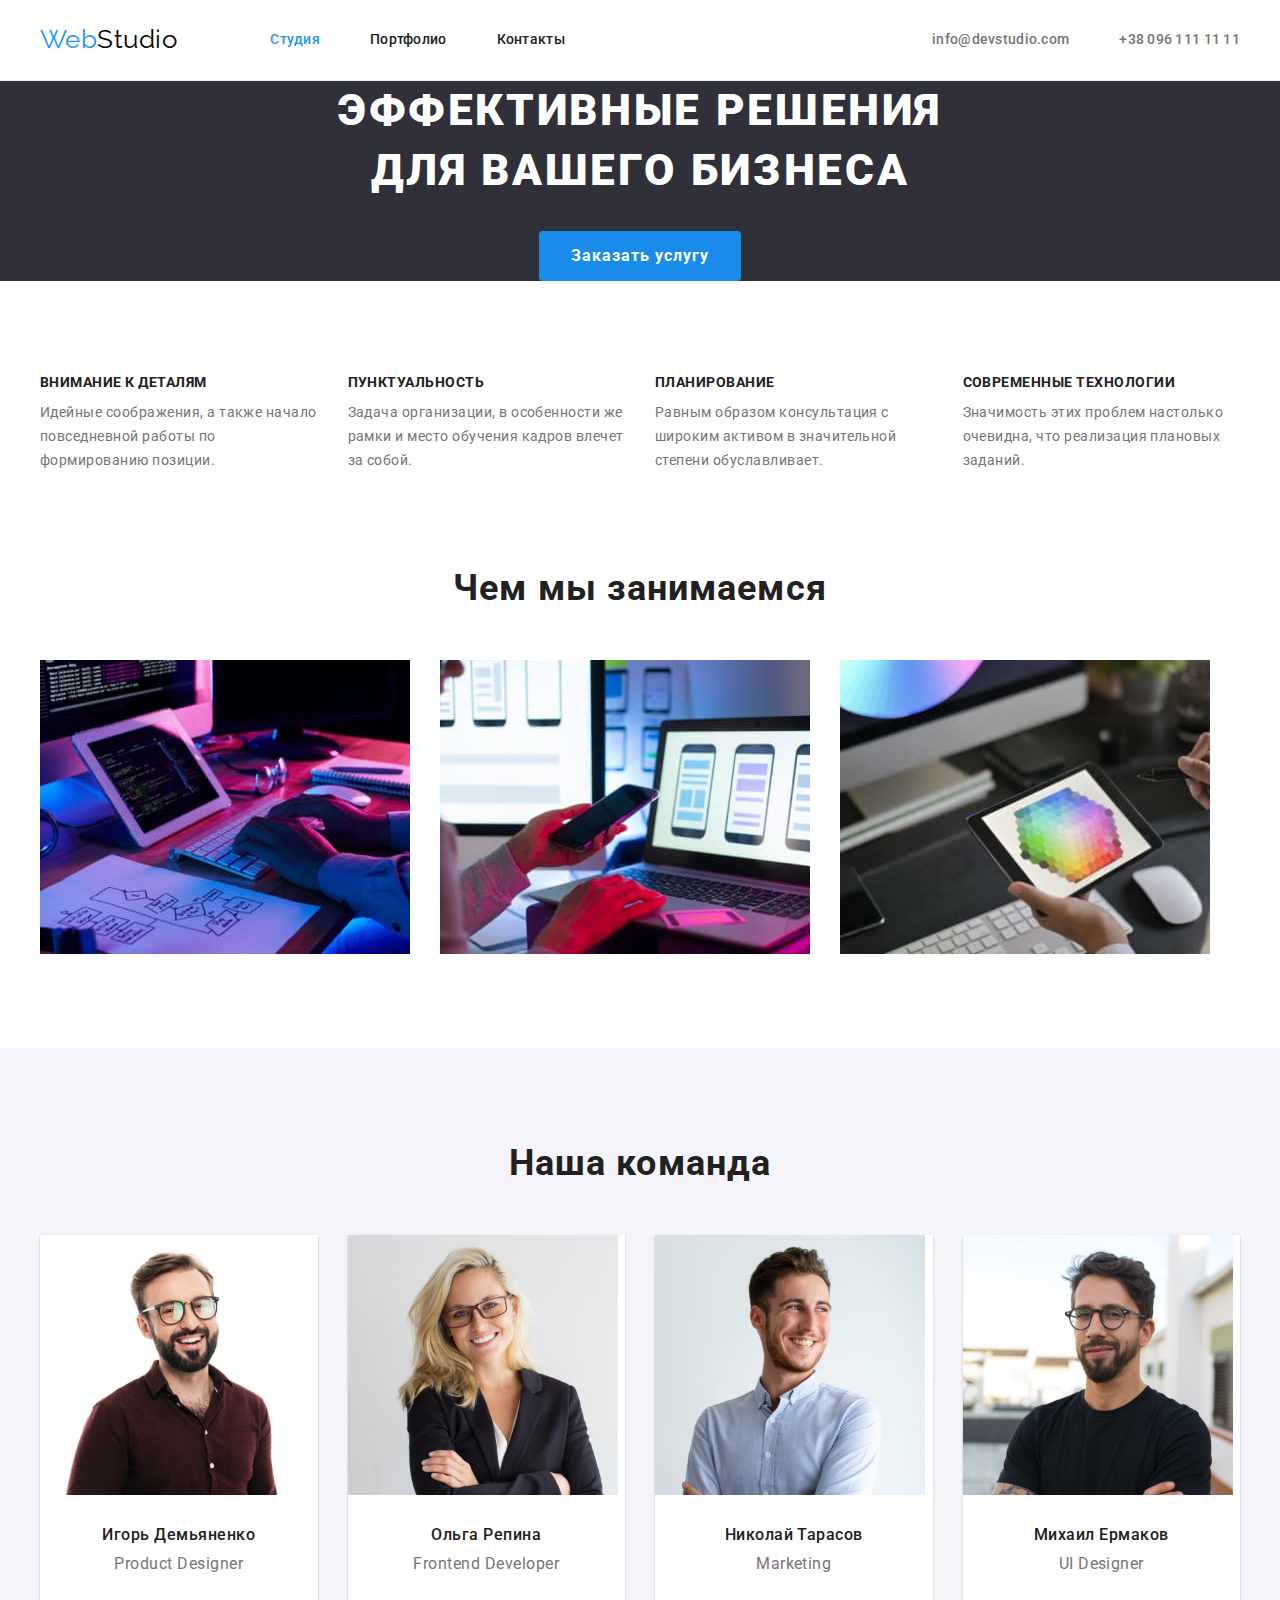
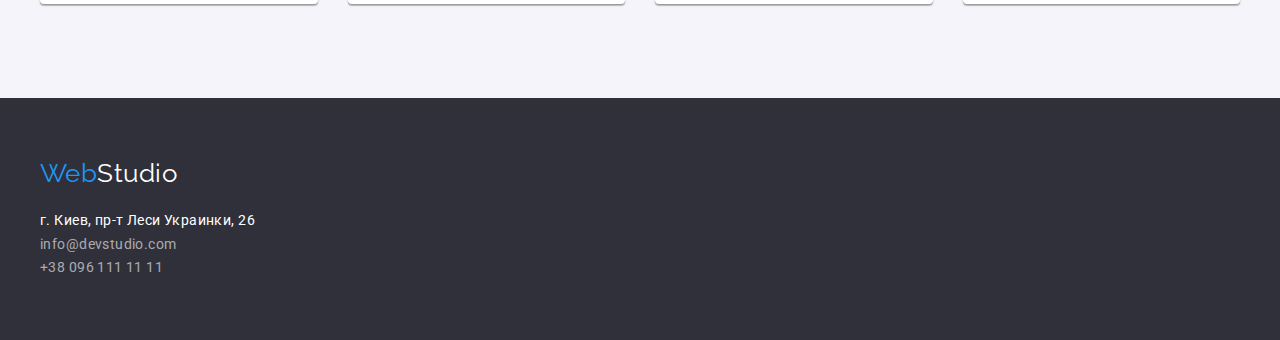
<file: index.html>
<!DOCTYPE html>
  <html lang="ru">
  <head>
    <meta charset="UTF-8">
    <meta http-equiv="X-UA-Compatible" content="IE=edge">
    <meta name="viewport" content="width=device-width, initial-scale=1.0">
    <title>Студия</title>
    <link rel="preconnect" href="https://fonts.googleapis.com">
    <link rel="preconnect" href="https://fonts.gstatic.com" crossorigin>
    <link href="https://fonts.googleapis.com/css2?family=Raleway:wght@700&family=Roboto:wght@400;500;700;900&display=swap"
      rel="stylesheet">
    <link rel="stylesheet" href="https://cdnjs.cloudflare.com/ajax/libs/modern-normalize/1.1.0/modern-normalize.min.css"
      integrity="sha512-wpPYUAdjBVSE4KJnH1VR1HeZfpl1ub8YT/NKx4PuQ5NmX2tKuGu6U/JRp5y+Y8XG2tV+wKQpNHVUX03MfMFn9Q=="
      crossorigin="anonymous" referrerpolicy="no-referrer">
    <link rel="stylesheet" href="./css/reset.css">
    <link rel="stylesheet" href="./css/styles.css">
  </head>
  <body>
    <!-- Шапка сайта -->
    <header class="page-header">
      <div class="container header-container">
        <!-- Главная навигация -->
        <nav class="site-nav">
            <a class="logo" href="index.html" lang="en">Web<span class="logo-header-black">Studio</span></a>
          <ul class="main-nav">
            <li class="item"><a href="index.html" class="link current">Студия</a></li>
            <li class="item"><a href="portfolio.html" class="link">Портфолио</a></li>
            <li class="item"><a href="" class="link">Контакты</a></li>
          </ul>
        </nav>
        <!-- Контакты -->
        <ul class="contacts-nav">
          <li class="item"><a class="link" href="mailto:info@devstudio.com">info@devstudio.com</a></li>
          <li class="item"><a class="link" href="tel:+380961111111">+38 096 111 11 11</a></li>
        </ul>
      </div>
    </header>
    <!-- Уникальный контент страницы -->
    <main>
      <!-- Блок герой -->
      <section class="hero">
        <h1 class="hero-title">Эффективные решения для вашего бизнеса</h1>
        <button class="hero-btn btn" type="button">Заказать услугу</button>
      </section>
      <!-- Наши преимущества -->
      <section class="section">
        <div class="container">
          <!-- Скрыть этот заголовок с помощью css -->
          <h2 class="section-title hiden">Наши преимущества</h2>
          <ul class="feature-list">
            <li class="item">
              <h3 class="title">Внимание к деталям</h3>
              <p class="text">Идейные соображения, а также начало повседневной работы по формированию позиции.</p>
            </li>
            <li class="item">
              <h3 class="title">Пунктуальность</h3>
              <p class="text">Задача организации, в особенности же рамки и место обучения кадров влечет за собой.</p>
            </li>
            <li class="item">
              <h3 class="title">Планирование</h3>
              <p class="text">Равным образом консультация с широким активом в значительной степени обуславливает.</p>
            </li>
            <li class="item">
              <h3 class="title">Современные технологии</h3>
              <p class="text">Значимость этих проблем настолько очевидна, что реализация плановых заданий.</p>
            </li>
          </ul>
        </div>
          </section>
          <!-- Чем мы занимаемся -->
          <section class="section no-padding-top">
            <div class="container">
              <h2 class="section-title">Чем мы занимаемся</h2>
              <ul class="gallery-list">
                <li class="item"><img src="./images/website.jpg" alt="Десктопные приложения" width="370" /></li>
                <li class="item"><img src="./images/mobile.jpg" alt="Мобильные приложения" width="370" /></li>
                <li class="item"><img src="./images/design.jpg" alt="Дизайнерские решения" width="370" /></li>
              </ul>
            </div>
          </section>
          <!-- Наша команда -->
          <section class="section team">
            <div class="container">
              <h2 class="section-title">Наша команда</h2>
              <ul class="team-list">
                <li class="item">
                  <img class="photo" src="./images/product-designer.jpg" alt="Product Designer" width="270">
                  <div class="team-employee">
                    <h3 class="member">Игорь Демьяненко</h3>
                    <p class="position" lang="en">Product Designer</p>
                  </div>
                </li>
                <li class="item">
                  <img class="photo" src="./images/frontent-developer.jpg" alt="Frontend Developer" width="270">
                  <div class="team-employee">
                    <h3 class="member">Ольга Репина</h3>
                    <p class="position" lang="en">Frontend Developer</p>
                  </div>
                </li>
                <li class="item">
                  <img class="photo" src="./images/marketing.jpg" alt="Marketing" width="270">
                  <div class="team-employee">
                    <h3 class="member">Николай Тарасов</h3>
                    <p class="position" lang="en">Marketing</p>
                  </div>
                </li>
                <li class="item">
                  <img class="photo" src="./images/ui-designer.jpg" alt="UI Designer" width="270">
                  <div class="team-employee">
                    <h3 class="member">Михаил Ермаков</h3>
                    <p class="position" lang="en">UI Designer</p>
                  </div>
                </li>
              </ul>
            </div>
      </section>
    </main>
    <footer class="footer">
      <div class="container">
        <a class="logo logo-footer" href="index.html" lang="en">Web<span class="logo-footer-white">Studio</span></a>
        <address>
          <ul class="contacts-footer">
            <li><a class="link"
                href="https://www.google.com.ua/maps/place/%D0%B1%D1%83%D0%BB.+%D0%9B%D0%B5%D1%81%D0%B8+%D0%A3%D0%BA%D1%80%D0%B0%D0%B8%D0%BD%D0%BA%D0%B8,+26,+%D0%9A%D0%B8%D0%B5%D0%B2,+02000/@50.4265841,30.5361971,17z/data=!3m1!4b1!4m5!3m4!1s0x40d4cf0e033ecbe9:0x57a4dffefec77da0!8m2!3d50.4265807!4d30.5383858?hl=ru"><span
                  class="address">г. Киев, пр-т Леси Украинки, 26</span></a>
            </li>
            <li><a class="link" href="mailto:info@devstudio.com">info@devstudio.com</a>
            </li>
            <li><a class="link" href="tel:+380961111111">+38 096 111 11 11</a>
            </li>
          </ul>
        </address>
      </div>
    </footer>
  </body>
  </html>
</file>
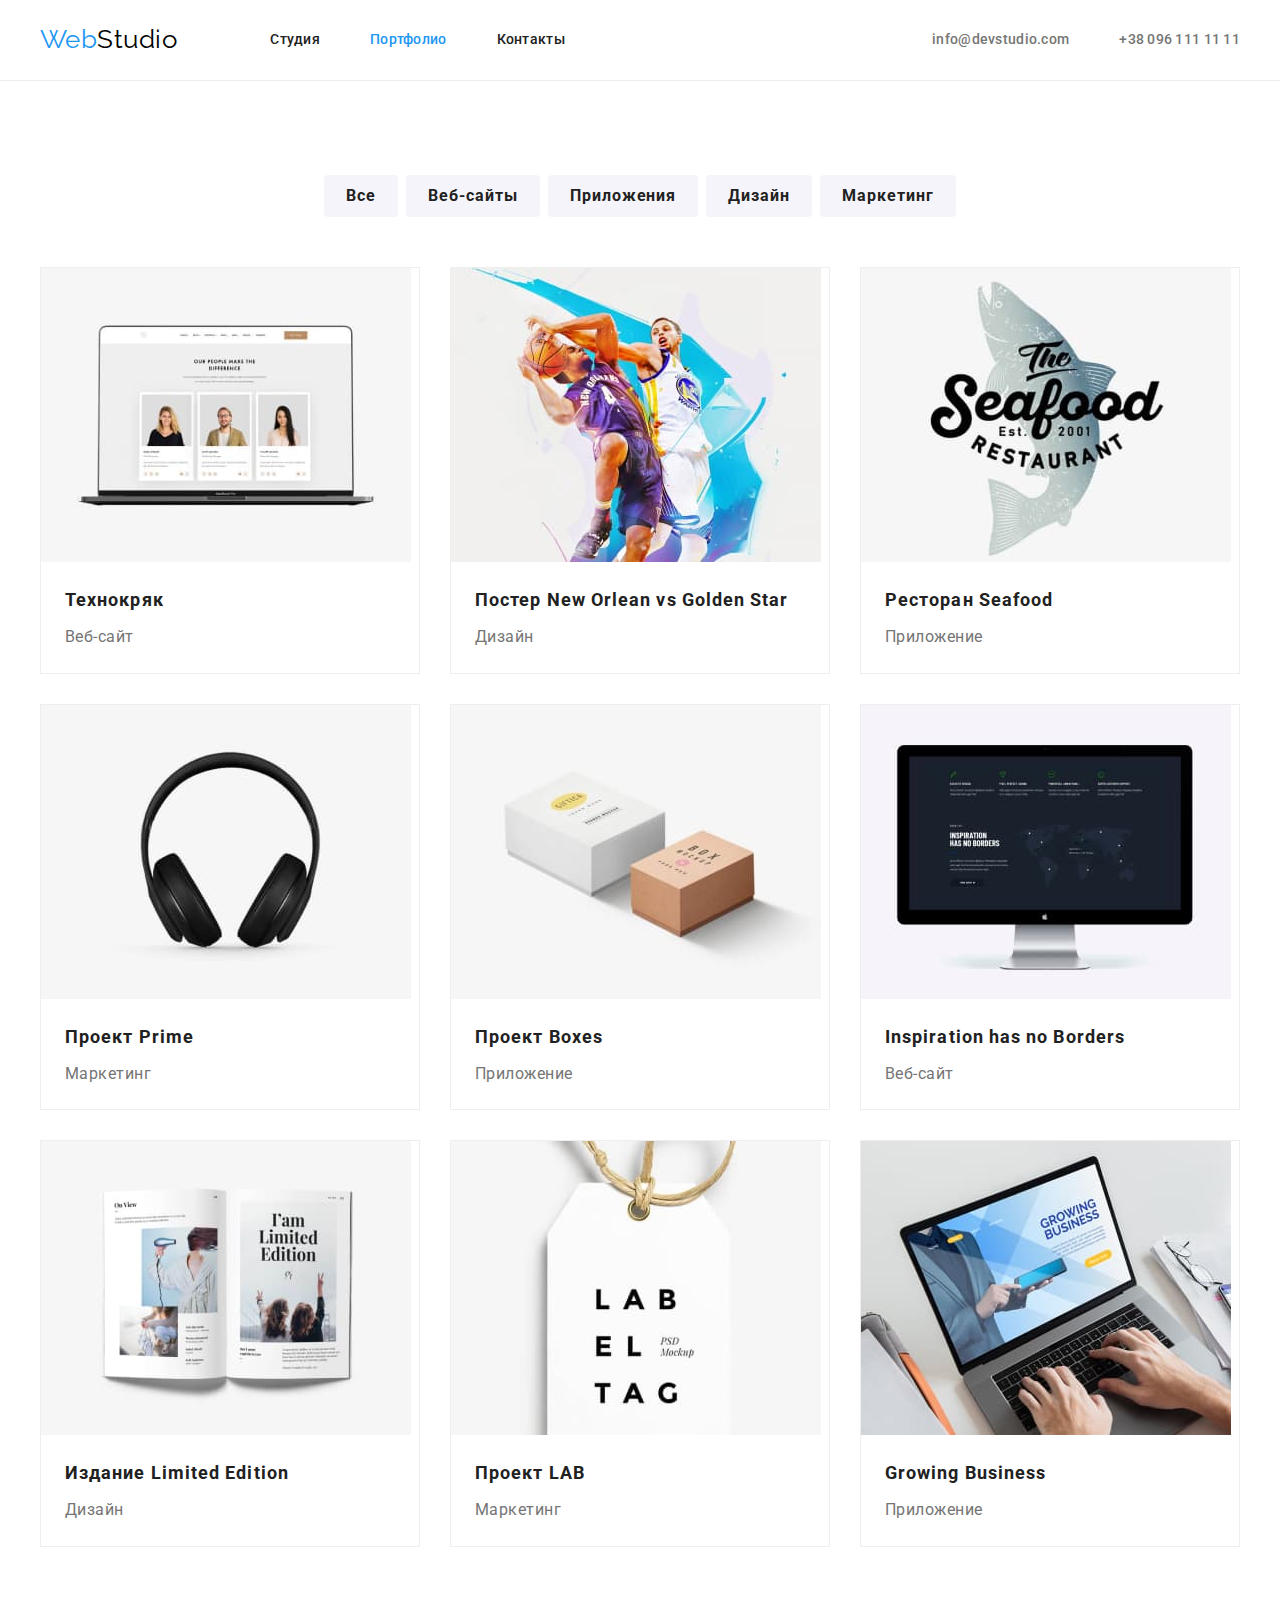
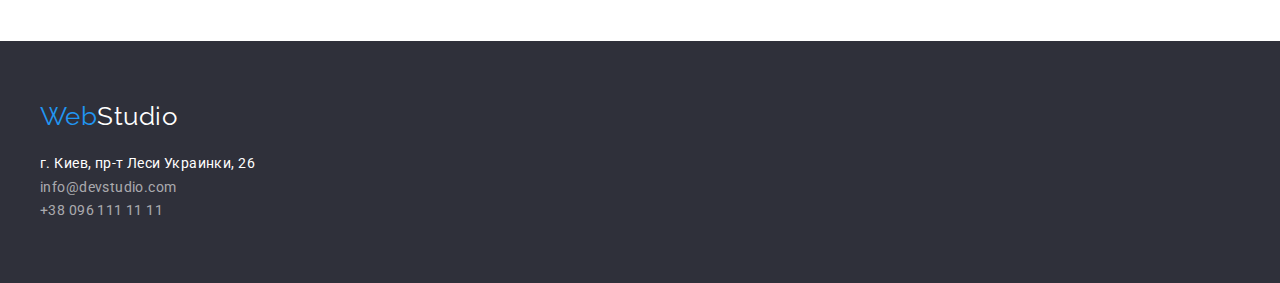
<file: portfolio.html>
<!DOCTYPE html>
<html lang="ru">
<head>
  <meta charset="UTF-8">
  <meta http-equiv="X-UA-Compatible" content="IE=edge">
  <meta name="viewport" content="width=device-width, initial-scale=1.0">
  <title>Портфолио</title>
  <link rel="preconnect" href="https://fonts.googleapis.com">
  <link rel="preconnect" href="https://fonts.gstatic.com" crossorigin>
  <link href="https://fonts.googleapis.com/css2?family=Raleway:wght@700&family=Roboto:wght@400;500;700;900&display=swap"
    rel="stylesheet">
  <link rel="stylesheet" href="https://cdnjs.cloudflare.com/ajax/libs/modern-normalize/1.1.0/modern-normalize.min.css"
    integrity="sha512-wpPYUAdjBVSE4KJnH1VR1HeZfpl1ub8YT/NKx4PuQ5NmX2tKuGu6U/JRp5y+Y8XG2tV+wKQpNHVUX03MfMFn9Q=="
    crossorigin="anonymous" referrerpolicy="no-referrer">
  <link rel="stylesheet" href="./css/reset.css">
  <link rel="stylesheet" href="./css/styles.css">
</head>
<body>
  <!-- Шапка сайта -->
    <header class="page-header">
      <div class="container header-container">
        <!-- Главная навигация -->
        <nav class="site-nav">
          <a class="logo" href="index.html" lang="en">Web<span class="logo-header-black">Studio</span></a>
          <ul class="main-nav">
            <li class="item"><a href="index.html" class="link">Студия</a></li>
            <li class="item"><a href="portfolio.html" class="link current">Портфолио</a></li>
            <li class="item"><a href="" class="link">Контакты</a></li>
          </ul>
        </nav>
        <!-- Контакты -->
        <ul class="contacts-nav">
          <li class="item"><a class="link" href="mailto:info@devstudio.com">info@devstudio.com</a></li>
          <li class="item"><a class="link" href="tel:+380961111111">+38 096 111 11 11</a></li>
        </ul>
      </div>
    </header>
  <!-- Уникальный контент страницы -->
  <main>
    <!-- Портфолио -->
    <section class="section">
      <div class="container">
        <!-- Скрыть этот заголовок с помощью css -->
        <h1 class="section-title hiden">Портфолио</h1>
        <!-- Фильтр кнопки -->
        <div class="filter-list">
          <button class="filter-btn btn" type="button">Все</button>
          <button class="filter-btn btn" type="button">Веб-сайты</button>
          <button class="filter-btn btn" type="button">Приложения</button>
          <button class="filter-btn btn" type="button">Дизайн</button>
          <button class="filter-btn btn" type="button">Маркетинг</button>
        </div>
        <!-- Проекты -->
        <ul class="projects">
          <li class="item">
            <article class="card">
              <a href="">
                <div class="card-thumb">
                  <img class="projects-photo" src="./images/img1.jpg" alt="Веб-сайт Технокряк" width="370" height="294">
                </div>
                <div class="card-content">
                  <h2 class="card-title">Технокряк</h2>
                  <p class="card-filter">Веб-сайт</p>
                </div>
              </a>
            </article>
          </li>
          <li class="item">
            <article class="card">
              <a href="">
                <div class="card-thumb">
                  <img class="projects-photo" src="./images/img2.jpg" alt="Дизайн постера" width="370" height="294">
                </div>
                <div class="card-content">
              <h2 class="card-title">Постер <span lang="en">New Orlean vs Golden Star</span></h2>
              <p class="card-filter">Дизайн</p>
                </div>
              </a>
            </article>
          </li>
          <li class="item">
            <article class="card">
              <a href="">
                <div class="card-thumb">
                  <img class="projects-photo" src="./images/img3.jpg" alt="Приложение для ресторана" width="370" height="294">
                </div>
                <div class="card-content">
                  <h2 class="card-title">Ресторан <span lang="en">Seafood</span></h2>
                  <p class="card-filter">Приложение</p>
                </div>
              </a>
            </article>
          </li>
          <li class="item">
            <article class="card">
              <a href="">
                <div class="card-thumb">
                  <img class="projects-photo" src="./images/img4.jpg" alt="Продвижение проекта" width="370" height="294">
                </div>
                <div class="card-content">
                  <h2 class="card-title">Проект <span lang="en">Prime</span></h2>
                  <p class="card-filter">Маркетинг</p>
                </div>
              </a>
            </article>
          </li>
          <li class="item">
            <article class="card">
              <a href="">
                <div class="card-thumb">
                  <img class="projects-photo" src="./images/img5.jpg" alt="Разработка приложения" width="370" height="294">
                </div>
                <div class="card-content">
                  <h2 class="card-title">Проект <span lang="en">Boxes</span></h2>
                  <p class="card-filter">Приложение</p>
                </div>
              </a>
            </article>
          </li>
          <li class="item">
            <article class="card">
              <a href="">
                <div class="card-thumb">
                  <img class="projects-photo" src="./images/img6.jpg" alt="Разработка веб-сайта" width="370" height="294">
                </div>
                <div class="card-content">
                  <h2 class="card-title" lang="en">Inspiration has no Borders</h2>
                  <p class="card-filter">Веб-сайт</p>
                </div>
              </a>
            </article>
          </li>
          <li class="item">
            <article class="card">
              <a href="">
                <div class="card-thumb">
                  <img class="projects-photo" src="./images/img7.jpg" alt="Дизайн журнала" width="370" height="294">
                </div>
                <div class="card-content">
                  <h2 class="card-title">Издание <span lang="en">Limited Edition</span></h2>
                  <p class="card-filter">Дизайн</p>
                </div>
              </a>
            </article>
          </li>
          <li class="item">
            <article class="card">
              <a href="">
                <div class="card-thumb">
                  <img class="projects-photo" src="./images/img8.jpg" alt="Продвижение проекта" width="370" height="294">
                </div>
                <div class="card-content">
                  <h2 class="card-title">Проект <span lang="en">LAB</span></h2>
                  <p class="card-filter">Маркетинг</p>
                </div>
              </a>
            </article>
          </li>
          <li class="item">
            <article class="card">
              <a href="">
                <div class="card-thumb">
                  <img class="projects-photo" src="./images/img9.jpg" alt="Разработка приложения" width="370" height="294">
                </div>
                <div class="card-content">
                  <h2 class="card-title" lang="en">Growing Business</h2>
                  <p class="card-filter">Приложение</p>
                </div>
              </a>
            </article>
          </li>
        </ul>
      </div>
    </section>
  </main>
  <!-- Футер -->
  <footer class="footer">
    <div class="container">
      <a class="logo logo-footer" href="index.html" lang="en">Web<span class="logo-footer-white">Studio</span></a>
      <address>
        <ul class="contacts-footer">
          <li><a class="link"
              href="https://www.google.com.ua/maps/place/%D0%B1%D1%83%D0%BB.+%D0%9B%D0%B5%D1%81%D0%B8+%D0%A3%D0%BA%D1%80%D0%B0%D0%B8%D0%BD%D0%BA%D0%B8,+26,+%D0%9A%D0%B8%D0%B5%D0%B2,+02000/@50.4265841,30.5361971,17z/data=!3m1!4b1!4m5!3m4!1s0x40d4cf0e033ecbe9:0x57a4dffefec77da0!8m2!3d50.4265807!4d30.5383858?hl=ru"><span
                class="address">г. Киев, пр-т Леси Украинки, 26</span></a>
          </li>
          <li><a class="link" href="mailto:info@devstudio.com">info@devstudio.com</a>
          </li>
          <li><a class="link" href="tel:+380961111111">+38 096 111 11 11</a>
          </li>
        </ul>
      </address>
    </div>
  </footer>
</body>
</html>
</file>
<file: css/styles.css>
:root {
  --primary-text-color: #757575;
  --title-text-color: #212121;
  --accent-color: #2196f3;
  --card-set-gap: 30px;
  --card-shadow: 0px 1px 3px rgba(0, 0, 0, 0.12), 0px 1px 1px rgba(0, 0, 0, 0.14),
    0px 2px 1px rgba(0, 0, 0, 0.2);
  --card-border: 1px solid #eeeeee;
}

body {
  background-color: #ffffff;
  color: var(--primary-text-color);
  font-family: Roboto, sans-serif;
  letter-spacing: 0.03em;
}

.container {
  width: 1200px;
  padding-left: 15px;
  padding-right: 15px;
  margin: 0 auto;
}

/* Шапка сайта */
.page-header {
  border-bottom: 1px solid #ececec;
}

.header-container {
  display: flex;
  align-items: center;
  justify-content: space-between;
}

.site-nav {
  display: flex;
  align-items: center;
}

/* Логотип */
.logo {
  color: var(--accent-color);
  font-family: Raleway, sans-serif;
  font-size: 26px;
  line-height: 1.2;
}

.logo-header-black {
  color: #000000;
}

/* Главная навигация */
.main-nav {
  display: flex;
  margin-left: 93px;
}

.main-nav .item:not(:last-child) {
  margin-right: 50px;
}

.main-nav .link {
  display: block;
  padding-top: 32px;
  padding-bottom: 32px;

  color: var(--title-text-color);
  font-weight: 500;
  font-size: 14px;
  line-height: 1.14;
  letter-spacing: 0.02em;
}

/* Контакты хедер*/
.contacts-nav {
  display: flex;
}

.contacts-nav .item:not(:last-child) {
  margin-right: 50px;
}

.contacts-nav .link {
  display: block;
  padding-top: 32px;
  padding-bottom: 32px;

  color: var(--primary-text-color);
  font-weight: 500;
  font-size: 14px;
  line-height: 1.14;
  letter-spacing: 0.02em;
}

.main-nav .link:hover,
.main-nav .link:focus,
.contacts-nav .link:hover,
.contacts-nav .link:focus {
  color: var(--accent-color);
}

.main-nav .link.current {
  color: var(--accent-color);
}

/* Блок герой, футер*/
.hero {
  background-color: #2f303a;
}

.hero {
  text-align: center;
}

.hero-title {
  margin-bottom: 30px;
  max-width: 696px;
  margin-left: auto;
  margin-right: auto;

  color: #ffffff;
  font-weight: 900;
  font-size: 44px;
  line-height: 1.36;
  letter-spacing: 0.06em;
  text-transform: uppercase;
}

/* Кнопка */
.btn {
  border-radius: 4px;

  font-family: inherit;
  font-weight: 700;
  font-size: 16px;
  line-height: 1.9;
  text-align: center;
  letter-spacing: 0.06em;
  cursor: pointer;
}

.hero-btn {
  padding: 10px 32px;
  min-width: 200px;

  background-color: #188ce8;
  color: #ffffff;
}

.btn:hover,
.btn:focus {
  background-color: var(--accent-color);
}

/* Секции */
.section {
  padding-top: 94px;
  padding-bottom: 94px;
}

.section.no-padding-top {
  padding-top: 0;
}

.section-title.hiden {
  display: none;
}

.section-title {
  margin-bottom: 50px;

  color: var(--title-text-color);
  font-size: 36px;
  line-height: 1.2;
  text-align: center;
  letter-spacing: 0.03em;
}

/* Преимущества */
.feature-list {
  display: flex;
  margin-top: calc(-1 * var(--card-set-gap));
  margin-left: calc(-1 * var(--card-set-gap));
}

.feature-list .item {
  margin-top: var(--card-set-gap);
  margin-left: var(--card-set-gap);
  flex-basis: calc(100% / 4 - var(--card-set-gap));
}

.feature-list .title {
  margin-bottom: 10px;

  color: var(--title-text-color);
  font-size: 14px;
  line-height: 1.14;
  text-transform: uppercase;
}

.feature-list .text {
  font-size: 14px;
  line-height: 1.71;
}

/* Чем мы занимаемся */
.gallery-list {
  display: flex;
  margin-top: calc(-1 * var(--card-set-gap));
  margin-left: calc(-1 * var(--card-set-gap));
}

.gallery-list .item {
  display: flex;
  margin-top: var(--card-set-gap);
  margin-left: var(--card-set-gap);
}

/* Наша команда */
.team-list {
  display: flex;
  margin-top: calc(-1 * var(--card-set-gap));
  margin-left: calc(-1 * var(--card-set-gap));
}

.team-list .item {
  margin-top: var(--card-set-gap);
  margin-left: var(--card-set-gap);
  flex-basis: calc(100% / 4 - var(--card-set-gap));
  border-radius: 0px 0px 4px 4px;

  background-color: #ffffff;
  box-shadow: var(--card-shadow);
}

.team {
  background-color: #f5f4fa;
}

.team-employee {
  padding: 30px 0;
  text-align: center;
}

.team .member {
  margin-bottom: 10px;

  color: var(--title-text-color);
  font-weight: 500;
  font-size: 16px;
  line-height: 1.2;
}

.team .position {
  font-size: 16px;
  line-height: 1.2;
}

/* Футер */
.footer {
  background-color: #2f303a;
}

.logo.logo-footer {
  display: block;
  padding-top: 60px;
  margin-bottom: 20px;
}

.logo-footer-white {
  color: #ffffff;
}

.contacts-footer {
  padding-bottom: 60px;
}

.contacts-footer .link:hover,
.contacts-footer .link:focus {
  color: var(--accent-color);
}

.contacts-footer .link,
.contacts-footer .address {
  display: block;

  color: rgba(255, 255, 255, 0.6);
  font-family: Roboto, sans-serif;
  font-style: normal;
  font-size: 14px;
  line-height: 1.7;
  letter-spacing: 0.03em;
}

.contacts-footer .address {
  color: #ffffff;
}

/* Страница портфолио */
/* Фильтр кнопки */
.filter-list {
  display: flex;
  justify-content: center;
  margin-bottom: 50px;
}

.filter-btn {
  padding: 6px 22px;
  min-width: 73px;

  background-color: #f5f4fa;
  color: var(--title-text-color);
}

.filter-btn:not(:last-child) {
  margin-right: 8px;
}

.filter-btn:hover,
.filter-btn:focus {
  color: #ffffff;
  background-color: var(--accent-color);
}

/* Проекты */
.projects {
  display: flex;
  flex-wrap: wrap;
  margin-top: calc(-1 * var(--card-set-gap));
  margin-left: calc(-1 * var(--card-set-gap));
}

.projects .item {
  margin-top: var(--card-set-gap);
  margin-left: var(--card-set-gap);
  flex-basis: calc(100% / 3 - var(--card-set-gap));
}

.card {
  border: var(--card-border);
  background-color: #ffffff;
}

.card-content {
  display: block;
  padding: 20px 24px;
}
.projects .card-title {
  margin-bottom: 4px;

  color: var(--title-text-color);
  font-size: 18px;
  line-height: 2;
  letter-spacing: 0.06em;
}

.projects .card-filter {
  color: var(--primary-text-color);
  font-size: 16px;
  line-height: 1.9;
}
</file>
